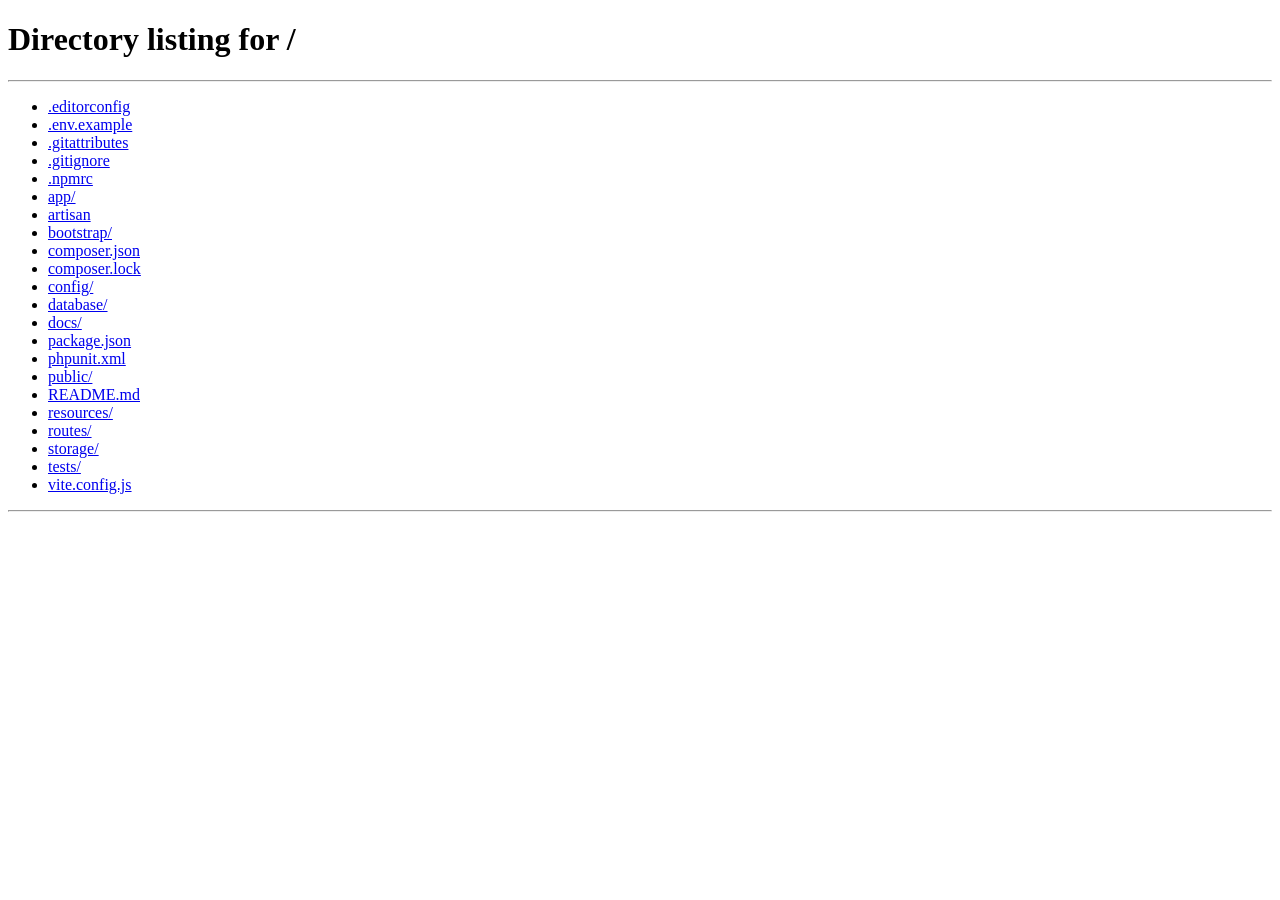
<file: public/qr-order.html>
<!DOCTYPE html>
<html lang="en">
<head>
<meta charset="UTF-8">
<meta http-equiv="refresh" content="0;url=/">
<link rel="canonical" href="/">
<title>Redirecting…</title>
</head>
<body>
<script>location.replace('/');</script>
<p>If you are not redirected automatically, <a href="/">click here to order</a>.</p>
</body>
</html>
</file>
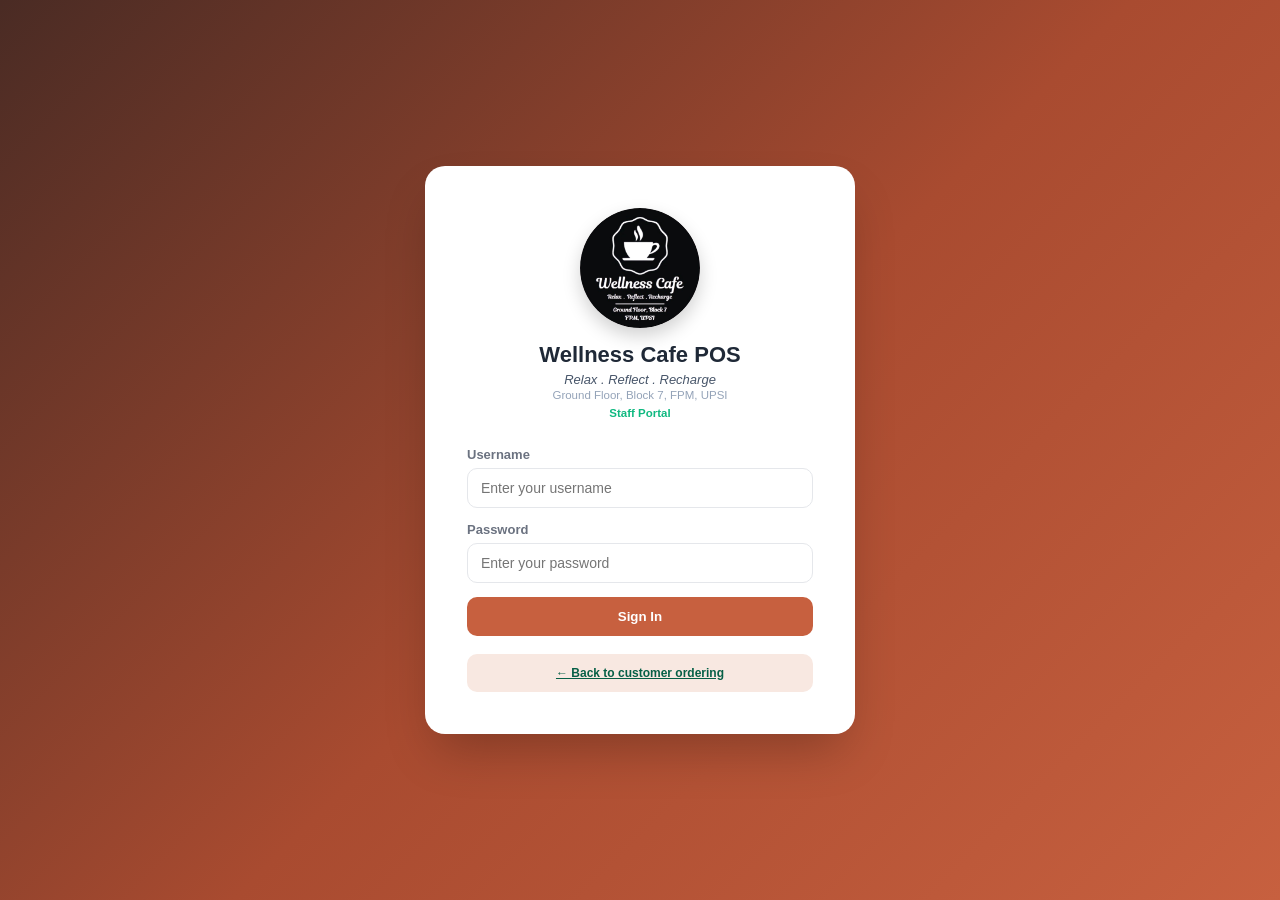
<file: public/staff.html>
<!DOCTYPE html>
<html lang="en">
<head>
<meta charset="UTF-8">
<meta name="viewport" content="width=device-width, initial-scale=1.0">
<title>Wellness Cafe POS - Staff Sign In</title>
<link rel="stylesheet" href="css/styles.css">
</head>
<body>

<div class="login-wrap">
  <div class="login-card">
    <div class="login-brand">
      <img src="img/logo.png" alt="Wellness Cafe"
           style="width:120px;height:120px;border-radius:50%;display:block;margin:0 auto 14px;object-fit:cover;box-shadow:0 8px 18px rgba(0,0,0,.18)"
           onerror="this.outerHTML='<div class=&quot;logo&quot;>☕</div>'">
      <h1>Wellness Cafe POS</h1>
      <p style="font-style:italic;color:#475569">Relax . Reflect . Recharge</p>
      <p style="font-size:11.5px;color:#94a3b8;margin-top:2px">Ground Floor, Block 7, FPM, UPSI</p>
      <p style="font-size:11.5px;color:#10b981;margin-top:6px;font-weight:600">Staff Portal</p>
    </div>

    <div id="alert-box"></div>

    <form id="loginForm">
      <div class="field">
        <label for="username">Username</label>
        <input type="text" id="username" autocomplete="username" required placeholder="Enter your username">
      </div>
      <div class="field">
        <label for="password">Password</label>
        <input type="password" id="password" autocomplete="current-password" required placeholder="Enter your password">
      </div>
      <button type="submit" class="btn-primary" id="signInBtn">Sign In</button>
    </form>

    <div class="login-hint">
      <div style="text-align:center">
        <a href="/" style="color:#065f46;font-weight:600">
          ← Back to customer ordering
        </a>
      </div>
    </div>
  </div>
</div>

<script src="js/api.js"></script>
<script>
// If user already has a valid session, skip the login screen
if (API.isAuthenticated()) {
  API.me()
    .then(() => location.href = 'app.html')
    .catch(() => API.clearSession());
}

const alertBox = document.getElementById('alert-box');
const form     = document.getElementById('loginForm');
const btn      = document.getElementById('signInBtn');

form.addEventListener('submit', async (e) => {
  e.preventDefault();
  alertBox.innerHTML = '';
  btn.disabled = true;
  btn.textContent = 'Signing in...';

  const u = document.getElementById('username').value.trim();
  const p = document.getElementById('password').value;

  try {
    const result = await API.login(u, p);
    API.setSession(result.token, result.user);
    location.href = 'app.html';
  } catch (err) {
    const msg = err.payload?.errors?.username?.[0]
             || err.payload?.message
             || err.message
             || 'Sign-in failed.';
    alertBox.innerHTML = `<div class="alert alert-danger">${msg}</div>`;
    btn.disabled = false;
    btn.textContent = 'Sign In';
  }
});
</script>
</body>
</html>
</file>
<file: public/css/styles.css>
/* ============================================
   Wellness Cafe Integrated POS - Stylesheet
   Theme: Modern, fresh, wellness-inspired
   ============================================ */

:root{
  /* ==========================================
     SHARED SYSTEM COLOURS
  ========================================== */

  --bg:#f6f7f6;
  --surface:#ffffff;
  --surface-alt:#f9fafb;

  --border:#e5e7eb;
  --border-strong:#d1d5db;

  --text:#1f2937;
  --text-soft:#6b7280;
  --text-muted:#9ca3af;

  /* Semantic colours */
  --success:#10b981;
  --success-dark:#059669;
  --success-light:#d1fae5;

  --danger:#ef4444;
  --danger-dark:#dc2626;

  --warn:#f97316;
  --info:#3b82f6;

  /* Existing secondary accent */
  --accent:#f59e0b;
  --accent-dark:#d97706;


  /* ==========================================
     PILLAR 01
     Customer Experience
     POS / Orders / Customers / Promo / Refund
  ========================================== */

  --p1-primary:#C7603F;
  --p1-dark:#A94B30;
  --p1-light:#F8E8E1;

  --p1-sidebar:#5A3027;
  --p1-sidebar-2:#45251F;
  --p1-sidebar-text:#F7E5DE;


  /* ==========================================
     PILLAR 02
     Core Operations
     Kitchen / Inventory / Products / Purchase
  ========================================== */

  --p2-primary:#27688E;
  --p2-dark:#184B68;
  --p2-light:#E4F0F6;

  --p2-sidebar:#173F57;
  --p2-sidebar-2:#102F42;
  --p2-sidebar-text:#DCECF5;


  /* ==========================================
     PILLAR 03
     Business Intelligence / Administration
     Dashboard / Reports / Users / Audit
  ========================================== */

  --p3-primary:#BF921D;
  --p3-dark:#927015;
  --p3-light:#F7EFD8;

  --p3-sidebar:#51421C;
  --p3-sidebar-2:#3E3216;
  --p3-sidebar-text:#F6EDD1;


  /* ==========================================
     DEFAULT THEME
     Used before a route is selected
  ========================================== */

  --primary:var(--p1-primary);
  --primary-dark:var(--p1-dark);
  --primary-light:var(--p1-light);

  --sidebar-bg:var(--p1-sidebar);
  --sidebar-bg-2:var(--p1-sidebar-2);
  --sidebar-text:var(--p1-sidebar-text);
  --sidebar-active:var(--p1-primary);

  --shadow:
    0 1px 3px rgba(0,0,0,.08),
    0 1px 2px rgba(0,0,0,.04);

  --shadow-lg:
    0 10px 25px -5px rgba(0,0,0,.10),
    0 8px 10px -6px rgba(0,0,0,.05);

  --radius:10px;
  --radius-lg:14px;
}


/* ==========================================
   ROUTE THEME — PILLAR 01
========================================== */

body[data-theme="p1"]{
  --primary:var(--p1-primary);
  --primary-dark:var(--p1-dark);
  --primary-light:var(--p1-light);

  --sidebar-bg:var(--p1-sidebar);
  --sidebar-bg-2:var(--p1-sidebar-2);
  --sidebar-text:var(--p1-sidebar-text);
  --sidebar-active:var(--p1-primary);
}


/* ==========================================
   ROUTE THEME — PILLAR 02
========================================== */

body[data-theme="p2"]{
  --primary:var(--p2-primary);
  --primary-dark:var(--p2-dark);
  --primary-light:var(--p2-light);

  --sidebar-bg:var(--p2-sidebar);
  --sidebar-bg-2:var(--p2-sidebar-2);
  --sidebar-text:var(--p2-sidebar-text);
  --sidebar-active:var(--p2-primary);
}


/* ==========================================
   ROUTE THEME — PILLAR 03
========================================== */

body[data-theme="p3"]{
  --primary:var(--p3-primary);
  --primary-dark:var(--p3-dark);
  --primary-light:var(--p3-light);

  --sidebar-bg:var(--p3-sidebar);
  --sidebar-bg-2:var(--p3-sidebar-2);
  --sidebar-text:var(--p3-sidebar-text);
  --sidebar-active:var(--p3-primary);
}

*{box-sizing:border-box;margin:0;padding:0}
html,body{height:100%}
body{
  font-family:'Inter','Segoe UI',-apple-system,BlinkMacSystemFont,sans-serif;
  background:var(--bg);
  color:var(--text);
  font-size:14px;
  -webkit-font-smoothing:antialiased;
}
button{font-family:inherit;cursor:pointer;border:none;background:none}
input,select,textarea{font-family:inherit;font-size:14px}

/* ===== Login Screen ===== */
.login-wrap{
  min-height:100vh;
  background:
    linear-gradient(
      135deg,
      #4A2B24 0%,
      #A94B30 52%,
      #C7603F 100%
    );
  display:flex;align-items:center;justify-content:center;
  padding:20px;
}
.login-card{
  background:#fff;border-radius:20px;
  box-shadow:0 25px 50px -12px rgba(0,0,0,.25);
  padding:42px;width:100%;max-width:430px;
}
.login-brand{text-align:center;margin-bottom:28px}
.login-brand .logo{
  width:84px;height:84px;border-radius:50%;
  background:linear-gradient(135deg, var(--primary), var(--primary-dark));
  display:flex;align-items:center;justify-content:center;font-size:42px;color:#fff;
  margin:0 auto 14px;box-shadow:0 8px 18px rgba(199,96,63,.30);
}
.login-brand h1{font-size:22px;color:var(--text)}
.login-brand p{color:var(--text-soft);margin-top:4px;font-size:13px}
.field{margin-bottom:14px}
.field label{display:block;margin-bottom:6px;font-weight:600;font-size:13px;color:var(--text-soft)}
.field input,.field select,.field textarea{
  width:100%;padding:11px 13px;border:1.5px solid var(--border);
  border-radius:var(--radius);background:#fff;transition:.15s;
}
.field input:focus,
.field select:focus,
.field textarea:focus{
  outline:none;
  border-color:var(--primary);
  box-shadow:0 0 0 3px color-mix(
    in srgb,
    var(--primary) 15%,
    transparent
  );
}
.btn-primary{
  width:100%;padding:12px;background:var(--primary);color:#fff;
  border-radius:var(--radius);font-weight:600;transition:.15s;
}
.btn-primary:hover{background:var(--primary-dark)}
.btn-primary:disabled{background:#9ca3af;cursor:not-allowed}
.login-hint{margin-top:18px;padding:12px;background:var(--primary-light);border-radius:var(--radius);font-size:12px;color:var(--primary-dark)}
.login-hint b{display:block;margin-bottom:6px}
.login-hint code{background:#fff;padding:1px 6px;border-radius:4px;color:var(--primary-dark);;font-size:11.5px}

/* ===== App shell ===== */
.app-shell{display:flex;min-height:100vh}
.sidebar{
  width:240px;background:linear-gradient(180deg,var(--sidebar-bg),var(--sidebar-bg-2));
  color:var(--sidebar-text);padding:18px 12px;flex-shrink:0;
  display:flex;flex-direction:column;
}
.brand-row{display:flex;align-items:center;gap:10px;padding:6px 8px 18px}
.brand-row .icon{
  width:42px;
  height:42px;
  border-radius:50%;

  background:
    linear-gradient(
      135deg,
      var(--primary),
      var(--primary-dark)
    );

  display:flex;
  align-items:center;
  justify-content:center;

  font-size:22px;
}
.brand-row .text{font-weight:700;font-size:15px;color:#fff;line-height:1.1}
.brand-row .text small{display:block;font-weight:400;font-size:10.5px;color:#E9C4B6;margin-top:2px}
.nav-list{list-style:none;flex:1;overflow-y:auto}
.nav-list li{margin-bottom:2px}
.nav-link{
  display:flex;align-items:center;gap:10px;padding:10px 12px;
  border-radius:8px;color:var(--sidebar-text);font-weight:500;font-size:13.5px;
  cursor:pointer;width:100%;text-align:left;
  transition:.15s;
}
.nav-link:hover{background:rgba(255,255,255,.07);color:#fff}
.nav-link.active{background:var(--sidebar-active);color:#fff;font-weight:600}
.nav-link .ico{font-size:17px;width:22px;text-align:center}
.nav-section{font-size:10px;text-transform:uppercase;letter-spacing:1.5px;color:#DFAE9D;padding:14px 12px 6px;font-weight:700}
.sidebar-footer{border-top:1px solid rgba(255,255,255,.1);padding-top:12px;margin-top:8px}
.user-card{
  display:flex;align-items:center;gap:10px;padding:8px;border-radius:8px;
  background:rgba(255,255,255,.06);margin-bottom:8px;
}
.user-card .avatar{
  width:34px;
  height:34px;
  border-radius:50%;
  background:var(--primary);
  display:flex;
  align-items:center;
  justify-content:center;
  color:#fff;
  font-weight:700;
}
.user-card .info{flex:1;min-width:0}
.user-card .info b{display:block;color:#fff;font-size:12.5px;white-space:nowrap;overflow:hidden;text-overflow:ellipsis}
.user-card .info small{color:#E9C4B6;font-size:10.5px}
.btn-logout{padding:8px;border-radius:6px;color:#fca5a5;font-size:12px;width:100%;text-align:left;font-weight:500}
.btn-logout:hover{background:rgba(239,68,68,.15)}

/* ===== Main content ===== */
.main{flex:1;display:flex;flex-direction:column;min-width:0}
.topbar{
  background:#fff;border-bottom:1px solid var(--border);
  padding:12px 24px;display:flex;align-items:center;gap:18px;
  box-shadow:var(--shadow);position:sticky;top:0;z-index:50;
}
.page-title{flex:1}
.page-title h2{font-size:18px;font-weight:700;color:var(--text)}
.page-title small{color:var(--text-soft);font-size:12px}
.topbar .clock{
  background:var(--primary-light);color:var(--primary-dark);
  padding:6px 12px;border-radius:8px;font-weight:600;font-size:13px;
}

.content{flex:1;padding:22px 24px;overflow:auto}

/* ===== Cards ===== */
.card{background:var(--surface);border-radius:var(--radius-lg);box-shadow:var(--shadow);padding:18px;margin-bottom:18px}
.card-header{display:flex;align-items:center;justify-content:space-between;margin-bottom:14px}
.card-header h3{font-size:15px;font-weight:700}
.card-header small{color:var(--text-soft);font-size:12px}
.section-title{font-size:13px;font-weight:700;color:var(--text-soft);text-transform:uppercase;letter-spacing:.5px;margin-bottom:10px}

/* ===== KPI cards ===== */
.kpi-grid{display:grid;grid-template-columns:repeat(auto-fit,minmax(220px,1fr));gap:16px;margin-bottom:20px}
.kpi{background:#fff;border-radius:var(--radius-lg);padding:18px;box-shadow:var(--shadow);position:relative;overflow:hidden}
.kpi::before{content:"";position:absolute;left:0;top:0;bottom:0;width:4px;background:var(--primary)}
.kpi.amber::before{background:var(--accent)}
.kpi.blue::before{background:var(--info)}
.kpi.rose::before{background:#ec4899}
.kpi .label{color:var(--text-soft);font-size:12px;font-weight:600;text-transform:uppercase;letter-spacing:.5px}
.kpi .value{font-size:26px;font-weight:700;margin:6px 0 4px;color:var(--text)}
.kpi .delta{font-size:11.5px;font-weight:600;color:var(--primary-dark)}
.kpi .delta.neg{color:var(--danger)}

/* ===== Grids & tables ===== */
.grid-2{display:grid;grid-template-columns:1fr 1fr;gap:18px}
.grid-3{display:grid;grid-template-columns:repeat(3,1fr);gap:18px}
@media(max-width:1100px){.grid-2,.grid-3{grid-template-columns:1fr}}

table.data{
  width:100%;border-collapse:collapse;background:#fff;border-radius:var(--radius);overflow:hidden;
  font-size:13px;
}
table.data th{
  text-align:left;padding:10px 12px;background:#f3f4f6;
  font-weight:700;font-size:11.5px;text-transform:uppercase;letter-spacing:.3px;color:var(--text-soft);
  border-bottom:1px solid var(--border);
}
table.data td{padding:10px 12px;border-bottom:1px solid var(--border)}
table.data tr:last-child td{border-bottom:none}
table.data tr:hover{background:#f9fafb}

.badge{display:inline-flex;align-items:center;padding:2px 10px;border-radius:999px;font-size:11px;font-weight:600}
.badge-success{background:#d1fae5;color:#065f46}
.badge-warn{background:#fef3c7;color:#92400e}
.badge-danger{background:#fee2e2;color:#991b1b}
.badge-info{background:#dbeafe;color:#1e40af}
.badge-purple{background:#ede9fe;color:#5b21b6}
.badge-gold{background:#fef3c7;color:#a16207}
.badge-platinum{background:#e0e7ff;color:#3730a3}
.badge-silver{background:#f3f4f6;color:#4b5563}
.badge-bronze{background:#fde68a;color:#92400e}
.badge-none{background:#f3f4f6;color:#9ca3af}

/* ===== Buttons ===== */
.btn{
  display:inline-flex;align-items:center;gap:6px;padding:8px 14px;
  border-radius:var(--radius);font-weight:600;font-size:13px;transition:.15s;
  background:#fff;border:1.5px solid var(--border);color:var(--text);
}
.btn:hover{background:var(--surface-alt);border-color:var(--border-strong)}
.btn.primary{background:var(--primary);color:#fff;border-color:var(--primary)}
.btn.primary:hover{background:var(--primary-dark);border-color:var(--primary-dark)}
.btn.danger{background:var(--danger);color:#fff;border-color:var(--danger)}
.btn.danger:hover{background:var(--danger-dark);border-color:var(--danger-dark)}
.btn.amber{background:var(--accent);color:#fff;border-color:var(--accent)}
.btn.amber:hover{background:var(--accent-dark);border-color:var(--accent-dark)}
.btn.sm{padding:5px 10px;font-size:12px}
.btn.lg{padding:11px 18px;font-size:14px}
.btn.block{width:100%;justify-content:center}
.btn-icon{padding:6px 8px;border-radius:6px;color:var(--text-soft)}
.btn-icon:hover{background:var(--surface-alt);color:var(--text)}

/* ============================================
   RESPONSIVE STAFF APP SHELL
   Desktop / Tablet / Mobile Navigation
   ============================================ */

.mobile-menu-btn{
  width:40px;
  height:40px;

  flex-shrink:0;

  display:flex;
  flex-direction:column;
  align-items:center;
  justify-content:center;

  gap:4px;

  border:1px solid var(--border);
  border-radius:10px;

  background:#fff;

  box-shadow:
    0 1px 2px
    rgba(0,0,0,.04);
}

.mobile-menu-btn span{
  display:block;

  width:18px;
  height:2px;

  border-radius:999px;

  background:#374151;
}

.mobile-menu-btn:hover{
  background:#f3f4f6;
}

.sidebar-close{
  display:none;
}

.sidebar-backdrop{
  display:none;
}


/* Desktop / laptop / landscape tablet sidebar collapse */
@media(min-width:901px){

  .sidebar{
    width:240px;

    transition:
      width .22s ease,
      padding .22s ease;

    overflow:hidden;
  }

  body.sidebar-collapsed .sidebar{
    width:0;
    padding-left:0;
    padding-right:0;
  }

  body.sidebar-collapsed .sidebar > *{
    visibility:hidden;
  }
}


/* --------------------------------------------
   TABLET / MOBILE APP SHELL
--------------------------------------------- */
@media(max-width:900px){

  body.sidebar-open{
    overflow:hidden;
  }

  .app-shell{
    width:100%;
    min-height:100vh;
  }

  /*
   * Sidebar becomes an off-canvas drawer.
   * It no longer consumes screen width.
   */
  .sidebar{
    position:fixed;
    top:0;
    left:0;
    bottom:0;

    width:270px;
    max-width:85vw;

    z-index:1000;

    transform:translateX(-100%);
    transition:transform .25s ease;

    box-shadow:
      10px 0 30px
      rgba(0,0,0,.18);

    overflow:hidden;
  }

  .sidebar.mobile-open{
    transform:translateX(0);
  }

  /*
   * Make sidebar navigation itself scroll
   * when there are many menu items.
   */
  .nav-list{
    overflow-y:auto;
    min-height:0;
  }

  /*
   * Dark overlay behind sidebar.
   */
  .sidebar-backdrop{
    display:block;

    position:fixed;
    inset:0;

    z-index:999;

    background:
      rgba(15,23,42,.48);

    opacity:0;
    visibility:hidden;

    transition:
      opacity .2s ease,
      visibility .2s ease;
  }

  .sidebar-backdrop.show{
    opacity:1;
    visibility:visible;
  }


  /* ------------------------------------------
     MAIN AREA
  ------------------------------------------- */

  .main{
    width:100%;
    min-width:0;
  }


  /* ------------------------------------------
     TOPBAR
  ------------------------------------------- */

  .topbar{
    padding:10px 14px;
    gap:11px;
    min-height:64px;
  }

  .mobile-menu-btn{
    width:40px;
    height:40px;

    flex-shrink:0;

    display:flex;
    flex-direction:column;
    align-items:center;
    justify-content:center;

    gap:4px;

    border:1px solid var(--border);
    border-radius:10px;

    background:#fff;

    box-shadow:
      0 1px 2px
      rgba(0,0,0,.04);
  }

  .mobile-menu-btn span{
    display:block;

    width:18px;
    height:2px;

    border-radius:999px;

    background:#374151;
  }

  .mobile-menu-btn:active{
    background:#f3f4f6;
  }


  /* ------------------------------------------
     SIDEBAR CLOSE
  ------------------------------------------- */

  .sidebar .brand-row{
    position:relative;
    padding-right:42px;
  }

  .sidebar-close{
    display:flex;

    position:absolute;
    top:8px;
    right:4px;

    width:34px;
    height:34px;

    align-items:center;
    justify-content:center;

    border-radius:8px;

    color:#d1fae5;

    font-size:27px;
    line-height:1;

    background:
      rgba(255,255,255,.08);
  }

  .sidebar-close:hover{
    background:
      rgba(255,255,255,.14);

    color:#fff;
  }


  /* ------------------------------------------
     CONTENT
  ------------------------------------------- */

  .content{
    width:100%;
    padding:16px;
    overflow:visible;
  }
}


/* ============================================
   PHONE
   ============================================ */

@media(max-width:600px){

  .topbar{
    padding:9px 10px;
  }

  .mobile-menu-btn{
    width:38px;
    height:38px;
  }

  .page-title{
    min-width:0;
  }

  .page-title h2{
    font-size:15px;

    white-space:nowrap;
    overflow:hidden;
    text-overflow:ellipsis;
  }

  .page-title small{
    display:none;
  }

  .topbar .clock{
    padding:6px 8px;
    font-size:10.5px;

    white-space:nowrap;
  }

  .content{
    padding:10px;
  }

  .sidebar{
    width:270px;
    max-width:88vw;
  }
}

/* ===== POS Screen ===== */
.pos-shell{
  display:grid;
  grid-template-columns:minmax(0,1fr) 390px;
  gap:18px;
  height:calc(100vh - 92px);
  min-height:620px;
}


/* --------------------------------------------
   LEFT SIDE: MENU
--------------------------------------------- */
.pos-menu-panel{
  background:var(--surface);
  border:1px solid var(--border);
  border-radius:18px;
  box-shadow:var(--shadow);
  display:flex;
  flex-direction:column;
  min-width:0;
  overflow:hidden;
}

.pos-section-header{
  display:flex;
  align-items:center;
  justify-content:space-between;
  gap:20px;
  padding:20px 22px 16px;
}

.pos-section-header h2{
  font-size:22px;
  line-height:1.2;
  margin:3px 0 4px;
  color:var(--text);
}

.pos-section-header p{
  color:var(--text-soft);
  font-size:12.5px;
}

.pos-eyebrow{
  display:block;
  font-size:10px;
  font-weight:800;
  letter-spacing:1.3px;
  color:var(--primary-dark);
}

.pos-ready-status{
  display:inline-flex;
  align-items:center;
  gap:7px;
  padding:7px 11px;
  border-radius:999px;
  background:#ecfdf5;
  color:#047857;
  border:1px solid #a7f3d0;
  font-size:11.5px;
  font-weight:700;
  flex-shrink:0;
}

.pos-status-dot{
  width:8px;
  height:8px;
  border-radius:50%;
  background:#10b981;
  box-shadow:0 0 0 4px rgba(16,185,129,.13);
}

/* --------------------------------------------
   POS MENU SEARCH
--------------------------------------------- */

.pos-menu-tools{
  padding:
    0 22px 12px;
}

.pos-search-wrap{
  position:relative;

  display:flex;
  align-items:center;

  width:100%;
}

.pos-search-icon{
  position:absolute;

  left:13px;

  top:50%;
  transform:
    translateY(-50%);

  color:#9ca3af;

  font-size:18px;

  pointer-events:none;
}

.pos-product-search{
  width:100%;
  height:42px;

  padding:
    0 42px
    0 40px;

  border:
    1px solid
    var(--border);

  border-radius:11px;

  background:#fafafa;

  color:
    var(--text);

  font-size:12.5px;

  outline:none;

  transition:
    border-color .15s ease,
    box-shadow .15s ease,
    background .15s ease;
}

.pos-product-search::placeholder{
  color:#9ca3af;
}

.pos-product-search:focus{
  background:#fff;
  border-color:var(--primary);

  box-shadow:
    0 0 0 3px
    color-mix(
      in srgb,
      var(--primary) 12%,
      transparent
    );
}

.pos-product-search::-webkit-search-cancel-button{
  display:none;
}

.pos-search-clear{
  position:absolute;

  right:7px;

  top:50%;
  transform:
    translateY(-50%);

  width:29px;
  height:29px;

  display:none;

  align-items:center;
  justify-content:center;

  border-radius:8px;

  color:#6b7280;

  font-size:19px;

  line-height:1;
}

.pos-search-clear.show{
  display:flex;
}

.pos-search-clear:hover{
  background:#f3f4f6;
  color:#111827;
}


/* Empty search/category result */

.pos-no-products{
  grid-column:
    1 / -1;

  min-height:260px;

  display:flex;
  flex-direction:column;

  align-items:center;
  justify-content:center;

  text-align:center;

  padding:30px;

  color:
    var(--text-soft);
}

.pos-no-products-icon{
  margin-bottom:10px;

  font-size:42px;

  opacity:.45;
}

.pos-no-products b{
  margin-bottom:5px;

  color:#374151;

  font-size:14px;
}

.pos-no-products small{
  font-size:11.5px;
}

/* --------------------------------------------
   CATEGORY BAR
--------------------------------------------- */
.pos-category-wrapper{
  padding:0 22px;
}

.category-bar{
  display:flex;
  gap:8px;
  overflow-x:auto;
  padding:4px 0 14px;
  border-bottom:1px solid var(--border);
  margin-bottom:0;
  scrollbar-width:thin;
}

.cat-btn{
  flex-shrink:0;
  min-height:42px;
  padding:9px 15px;
  border-radius:999px;
  background:#f7f7f6;
  color:#4b5563;
  border:1px solid #e5e7eb;
  font-weight:700;
  font-size:12.5px;
  display:flex;
  align-items:center;
  gap:7px;
  transition:
    background .15s ease,
    color .15s ease,
    border-color .15s ease,
    transform .15s ease;
}

.cat-btn:hover:not(.active){
  background:#f3f4f6;
  border-color:#d1d5db;
  transform:translateY(-1px);
}

.cat-btn.active{
  background:var(--primary);
  border-color:var(--primary);
  color:#fff;

  box-shadow:
    0 5px 14px
    color-mix(
      in srgb,
      var(--primary) 24%,
      transparent
    );
}

.cat-icon{
  font-size:15px;
}


/* --------------------------------------------
   PRODUCT GRID
--------------------------------------------- */
.product-grid{
  flex:1;
  display:grid;
  grid-template-columns:repeat(4,minmax(0,1fr));
  grid-auto-rows:max-content;
  gap:14px;
  overflow-y:auto;
  align-content:start;
  align-items:start;
  padding:18px 22px 22px;
}

.product-card{
  appearance:none;
  width:100%;
  min-width:0;
  height:auto;
  align-self:start;
  padding:0;
  background:#fff;
  border:1px solid var(--border);
  border-radius:16px;
  text-align:left;
  overflow:hidden;
  cursor:pointer;

  transition:
    border-color .18s ease,
    transform .18s ease,
    box-shadow .18s ease;
}

.product-card:hover{
  border-color:#c7c9c7;
  transform:translateY(-3px);
  box-shadow:0 8px 22px rgba(15,23,42,.09);
}

.product-card:active{
  transform:translateY(-1px) scale(.99);
}

.product-card.unavail{
  opacity:.48;
  cursor:not-allowed;
  filter:grayscale(.35);
}

.product-card.unavail:hover{
  transform:none;
  box-shadow:none;
  border-color:var(--border);
}

.product-visual{
  position:relative;
  height:125px;
  overflow:hidden;
  display:flex;
  align-items:center;
  justify-content:center;

  background:
    linear-gradient(
      145deg,
      #f7f7f5,
      #efefec
    );
}

.product-image{
  width:100%;
  height:100%;
  object-fit:cover;
  display:block;
}

.product-emoji{
  font-size:50px;
  line-height:1;
}

.product-sold-out{
  position:absolute;
  left:10px;
  top:10px;
  padding:5px 8px;
  border-radius:999px;
  background:rgba(31,41,55,.85);
  color:#fff;
  font-size:9.5px;
  font-weight:800;
  text-transform:uppercase;
  letter-spacing:.6px;
}

.product-details{
  display:flex;
  align-items:flex-end;
  gap:10px;
  padding:12px;
  min-height:88px;
}

.product-info{
  flex:1;
  min-width:0;
}

.product-card .name{
  display:-webkit-box;

  min-height:34px;
  margin:0 0 7px;

  font-size:13px;
  line-height:1.3;
  font-weight:700;

  color:#1f2937;

  white-space:normal;

  overflow:hidden;
  text-overflow:ellipsis;

  -webkit-box-orient:vertical;
  -webkit-line-clamp:2;
  line-clamp:2;

  overflow-wrap:break-word;
}

.product-card .price{
  display:block;
  font-size:13.5px;
  font-weight:800;
  color:var(--primary-dark);
}

.product-add{
  width:30px;
  height:30px;
  flex-shrink:0;
  border-radius:50%;
  display:flex;
  align-items:center;
  justify-content:center;
  background:var(--primary);
  color:#fff;
  font-size:20px;
  font-weight:500;
  line-height:1;
  box-shadow:
    0 4px 10px
    color-mix(
      in srgb,
      var(--primary) 25%,
      transparent
    );
}


/* --------------------------------------------
   RIGHT SIDE: ORDER PANEL
--------------------------------------------- */
.pos-order-panel{
  background:#fff;
  border:1px solid var(--border);
  border-radius:18px;
  box-shadow:var(--shadow);
  display:flex;
  flex-direction:column;
  min-width:0;
  overflow:hidden;
}

.pos-order-header{
  padding:18px 18px 15px;
  display:flex;
  align-items:center;
  justify-content:space-between;
  gap:12px;
  border-bottom:1px solid var(--border);
}

.pos-order-header h2{
  font-size:18px;
  line-height:1.2;
  margin-top:3px;
}

.pos-clear-btn{
  display:inline-flex;
  align-items:center;
  justify-content:center;
  gap:6px;
  height:34px;
  padding:0 10px;
  border-radius:9px;
  color:#b91c1c;
  background:#fff5f5;
  border:1px solid #fecaca;
  font-size:11.5px;
  font-weight:700;
  transition:.15s;
}

.pos-clear-btn:hover{
  background:#fee2e2;
  border-color:#fca5a5;
}


/* --------------------------------------------
   CUSTOMER / CHANNEL / TABLE
--------------------------------------------- */
.pos-order-meta{
  padding:14px 16px;
  background:#fafafa;
  border-bottom:1px solid var(--border);
}

.pos-field{
  min-width:0;
}

.pos-field-full{
  margin-bottom:10px;
}

.pos-field label{
  display:block;
  margin-bottom:5px;
  color:var(--text-soft);
  font-size:10.5px;
  font-weight:800;
  text-transform:uppercase;
  letter-spacing:.45px;
}

.pos-field select,
.pos-field input{
  width:100%;
  height:38px;
  padding:0 10px;
  border:1px solid var(--border);
  border-radius:9px;
  background:#fff;
  color:var(--text);
  font-size:12px;
  outline:none;
  transition:.15s;
}

.pos-field select:focus,
.pos-field input:focus{
  border-color:var(--primary);

  box-shadow:
    0 0 0 3px
    color-mix(
      in srgb,
      var(--primary) 12%,
      transparent
    );
}

.pos-meta-grid{
  display:grid;
  grid-template-columns:1fr 1fr;
  gap:9px;
}


/* --------------------------------------------
   CART ITEMS
--------------------------------------------- */
.pos-cart-section{
  flex:1;
  display:flex;
  flex-direction:column;
  min-height:0;
}

.pos-cart-section-title{
  display:flex;
  align-items:center;
  justify-content:space-between;
  padding:13px 16px 8px;
  color:#374151;
  font-size:11.5px;
  font-weight:800;
  text-transform:uppercase;
  letter-spacing:.4px;
}

.pos-cart-count{
  background:#f3f4f6;
  color:#6b7280;
  padding:4px 8px;
  border-radius:999px;
  font-size:10px;
  font-weight:700;
  text-transform:none;
  letter-spacing:0;
}

.cart-items{
  flex:1;
  overflow-y:auto;
  padding:4px 10px 10px;
}

.cart-item{
  display:flex;
  align-items:center;
  gap:10px;
  padding:11px 8px;
  border-bottom:1px solid #f0f0ee;
  margin:0;
  border-radius:0;
}

.cart-item:hover{
  background:#fafaf9;
}

.cart-item:last-child{
  border-bottom:none;
}

.cart-item .info{
  flex:1;
  min-width:0;
}

.cart-item .info b{
  display:block;
  margin-bottom:3px;
  color:#1f2937;
  font-size:12.5px;
  white-space:nowrap;
  overflow:hidden;
  text-overflow:ellipsis;
}

.cart-item .info small{
  display:block;
  color:var(--text-soft);
  font-size:10.5px;
}

.cart-item .info strong{
  display:block;
  margin-top:4px;
  color:#111827;
  font-size:12px;
}

.qty-ctrl{
  display:flex;
  align-items:center;
  gap:4px;
  flex-shrink:0;
}

.qty-ctrl button{
  width:27px;
  height:27px;
  border-radius:7px;
  background:#f8fafc;
  color:#374151;
  border:1px solid var(--border);
  font-size:14px;
  font-weight:700;
  transition:.15s;
}

.qty-ctrl button:hover{
  background:#f3f4f6;
  border-color:#cfd3d8;
}

.qty-ctrl span{
  min-width:25px;
  text-align:center;
  font-size:12px;
  font-weight:700;
}

.qty-ctrl .cart-remove{
  margin-left:4px;
  background:#fff1f2;
  border-color:#fecdd3;
  color:#be123c;
}

.qty-ctrl .cart-remove:hover{
  background:#ffe4e6;
  border-color:#fda4af;
}

.cart-empty{
  flex:1;
  min-height:190px;
  padding:35px 20px;
  display:flex;
  flex-direction:column;
  align-items:center;
  justify-content:center;
  text-align:center;
  color:var(--text-soft);
}

.cart-empty .emoji{
  display:block;
  margin-bottom:10px;
  font-size:42px;
  opacity:.35;
}

.cart-empty b{
  display:block;
  color:#4b5563;
  font-size:13px;
  margin-bottom:4px;
}

.cart-empty small{
  max-width:200px;
  line-height:1.4;
  font-size:11px;
}


/* --------------------------------------------
   ORDER SUMMARY
--------------------------------------------- */
.pos-order-summary{
  padding:14px 16px 12px;
  border-top:1px solid var(--border);
  background:#fafafa;
}

.sum-line{
  display:flex;
  align-items:center;
  justify-content:space-between;
  gap:15px;
  margin-bottom:7px;
  color:#6b7280;
  font-size:12px;
}

.discount-line{
  color:#059669;
}

.sum-line.total{
  margin-top:10px;
  margin-bottom:0;
  padding-top:12px;
  border-top:1px dashed #d1d5db;
  color:#111827;
  font-size:19px;
  font-weight:800;
}


/* --------------------------------------------
   ORDER ACTIONS
--------------------------------------------- */
.pos-order-actions{
  display:grid;
  grid-template-columns:105px 1fr;
  gap:8px;
  padding:12px 14px 14px;
  border-top:1px solid var(--border);
  background:#fff;
}

.pos-park-btn{
  width:100%;
  justify-content:center;
  min-height:45px;
  background:#fff;
  color:#4b5563;
}

.pos-pay-btn{
  width:100%;
  min-height:45px;
  justify-content:center;
  border-radius:10px;
  font-size:13px;
  font-weight:800;
}


/* --------------------------------------------
   POS SCROLLBARS
--------------------------------------------- */
.product-grid::-webkit-scrollbar,
.cart-items::-webkit-scrollbar,
.category-bar::-webkit-scrollbar{
  width:7px;
  height:7px;
}

.product-grid::-webkit-scrollbar-thumb,
.cart-items::-webkit-scrollbar-thumb,
.category-bar::-webkit-scrollbar-thumb{
  background:#d1d5db;
  border-radius:999px;
}

.product-grid::-webkit-scrollbar-track,
.cart-items::-webkit-scrollbar-track,
.category-bar::-webkit-scrollbar-track{
  background:transparent;
}


/* --------------------------------------------
   TABLET
--------------------------------------------- */
@media(max-width:1200px){
  .pos-shell{
    grid-template-columns:minmax(0,1fr) 340px;
  }

  .product-grid{
    grid-template-columns:repeat(3,minmax(0,1fr));
  }

  .product-visual{
    height:115px;
  }
}


/* --------------------------------------------
   SMALL TABLET
--------------------------------------------- */
@media(max-width:900px){
  .pos-shell{
    grid-template-columns:1fr;
    height:auto;
    min-height:0;
  }

  .pos-menu-panel{
    min-height:540px;
  }

  .pos-order-panel{
    min-height:500px;
  }

  .pos-cart-section{
    min-height:220px;
  }

  .product-grid{
    max-height:520px;
  }
}

/* --------------------------------------------
   MOBILE POS STICKY CART
--------------------------------------------- */

.pos-mobile-bar{
  display:none;
}

/* --------------------------------------------
   MOBILE
--------------------------------------------- */
@media(max-width:600px){

  /*
   * Let the whole POS page scroll naturally.
   * Do not create a separate scroll area
   * inside the product menu.
   */
  .pos-shell{
    height:auto;
    min-height:0;
    gap:12px;
  }

  .pos-menu-panel{
    min-height:0;
    height:auto;
  }

  .pos-order-panel{
    min-height:0;
    height:auto;
  }

  .pos-section-header{
    padding:16px;
  }

  .pos-section-header h2{
    font-size:19px;
  }

  .pos-section-header p{
    display:none;
  }

  .pos-ready-status{
    padding:6px 9px;
    font-size:10px;
  }

  .pos-category-wrapper{
    padding:0 16px;
  }

  /*
   * Phone product grid:
   * 2 cards per row.
   *
   * Important:
   * max-height:none removes the internal
   * product-list scrollbar.
   */
  .product-grid{
    grid-template-columns:
      repeat(2,minmax(0,1fr));

    gap:10px;

    padding:
      14px 16px 18px;

    max-height:none;
    height:auto;

    overflow-y:visible;

    flex:none;
    align-content:start;
  }

  .product-visual{
    height:110px;
  }

  .product-details{
    padding:10px;
  }

  .product-card .name{
    font-size:12px;
  }

  .product-card .price{
    font-size:12.5px;
  }

  .product-add{
    width:28px;
    height:28px;
  }

  .pos-meta-grid{
    grid-template-columns:1fr;
  }

  /*
   * Allow cart section to grow naturally
   * instead of forcing a fixed area.
   */
  .pos-cart-section{
    min-height:0;
  }

  .cart-items{
    overflow-y:visible;
  }

  .pos-order-actions{
    grid-template-columns:1fr;
  }

  .pos-park-btn,
  .pos-pay-btn{
    min-height:48px;
  }

  /* ------------------------------------------
     MOBILE STICKY CART / PAYMENT BAR
  ------------------------------------------- */

  .pos-shell{
    padding-bottom:
      calc(
        88px +
        env(safe-area-inset-bottom)
      );
  }

  .pos-mobile-bar{
    position:fixed;

    left:10px;
    right:10px;

    bottom:
      calc(
        10px +
        env(safe-area-inset-bottom)
      );

    z-index:80;

    display:none;
    align-items:stretch;

    padding:7px;

    background:#fff;

    border:
      1px solid
      rgba(0,0,0,.08);

    border-radius:16px;

    box-shadow:
      0 10px 35px
      rgba(15,23,42,.20);

    gap:7px;
  }

  .pos-mobile-bar.show{
    display:flex;
  }

  .pos-mobile-cart-info{
    flex:1;
    min-width:0;

    display:flex;
    align-items:center;

    gap:10px;

    padding:5px 7px;

    text-align:left;

    border-radius:11px;

    background:transparent;
  }

  .pos-mobile-cart-info:active{
    background:#f3f4f6;
  }

  .pos-mobile-cart-icon{
    width:38px;
    height:38px;

    flex-shrink:0;

    display:flex;
    align-items:center;
    justify-content:center;

    border-radius:11px;

    background:
      var(--primary-light);

    font-size:18px;
  }

  .pos-mobile-cart-text{
    min-width:0;

    display:flex;
    flex-direction:column;
  }

  .pos-mobile-cart-text b{
    color:#111827;

    font-size:13px;
    line-height:1.2;
  }

  .pos-mobile-cart-text small{
    margin-top:3px;

    color:
      var(--text-soft);

    font-size:10.5px;
  }

  .pos-mobile-pay{
    min-width:128px;

    padding:8px 13px;

    display:flex;
    flex-direction:column;

    align-items:flex-end;
    justify-content:center;

    border-radius:11px;

    background:
      var(--primary);

    color:#fff;

    box-shadow:
      0 5px 14px
      color-mix(
        in srgb,
        var(--primary) 28%,
        transparent
      );
  }

  .pos-mobile-pay:active{
    background:
      var(--primary-dark);

    transform:
      scale(.98);
  }

  .pos-mobile-pay span{
    font-size:13px;
    font-weight:800;
  }

  .pos-mobile-pay strong{
    margin-top:2px;

    font-size:10.5px;
    font-weight:600;

    opacity:.9;
  }

  .pos-menu-tools{
    padding:
      0 16px 10px;
  }

  .pos-product-search{
    height:40px;
  }
}

/* ===== Modal ===== */
.modal-backdrop{
  position:fixed;inset:0;background:rgba(0,0,0,.5);backdrop-filter:blur(4px);
  z-index:200;display:flex;align-items:center;justify-content:center;padding:20px;
}
.modal{background:#fff;border-radius:var(--radius-lg);max-width:560px;width:100%;max-height:90vh;overflow-y:auto;box-shadow:var(--shadow-lg)}
.modal.lg{max-width:760px}
.modal.xl{max-width:980px}
.modal-head{padding:18px 20px;border-bottom:1px solid var(--border);display:flex;align-items:center;justify-content:space-between}
.modal-head h3{font-size:16px;font-weight:700}
.modal-body{padding:20px}
.modal-foot{padding:14px 20px;border-top:1px solid var(--border);display:flex;justify-content:flex-end;gap:8px}
.close-btn{font-size:22px;line-height:1;color:var(--text-soft);padding:4px 10px;border-radius:6px}
.close-btn:hover{background:var(--surface-alt);color:var(--text)}

/* ===== Payment modal ===== */
.payment-grid{display:grid;grid-template-columns:repeat(2,1fr);gap:10px;margin-bottom:14px}
.pay-option{
  padding:18px;border:2px solid var(--border);border-radius:var(--radius);
  text-align:center;cursor:pointer;transition:.15s;
}
.pay-option:hover{border-color:var(--primary);background:var(--primary-light)}
.pay-option.active{border-color:var(--primary);background:var(--primary-light);color:var(--primary-dark)}
.pay-option .ico{font-size:30px;display:block;margin-bottom:6px}
.pay-option .label{font-weight:600;font-size:13px}

/* ===== KDS ===== */
.kds-grid{display:grid;grid-template-columns:repeat(auto-fill,minmax(290px,1fr));gap:14px}
.kds-card{
  background:#fff;border-radius:var(--radius-lg);box-shadow:var(--shadow);padding:14px;
  border-top:5px solid var(--accent);
  transition:box-shadow .2s ease;
}
.kds-card.pending{border-top-color:var(--accent)}
.kds-card.preparing{border-top-color:var(--info)}
.kds-card.ready{border-top-color:var(--primary)}

/* Live indicator pulse & new-order flash */
@keyframes kdsPulse {
  0%, 100% { opacity: 1; transform: scale(1); }
  50%      { opacity: 0.5; transform: scale(1.4); }
}
@keyframes kdsNewFlash {
  0%, 100% { background:#fff; box-shadow:var(--shadow); }
  20%, 60% { background:#d1fae5; box-shadow:0 0 0 4px rgba(16,185,129,.45), var(--shadow-lg); }
}
.kds-card.kds-new { animation: kdsNewFlash 1.8s ease-in-out 2; }
.kds-card .head{display:flex;justify-content:space-between;align-items:flex-start;margin-bottom:10px}
.kds-card .head b{font-size:14px}
.kds-card .head .time{color:var(--text-soft);font-size:11.5px}
.kds-items{font-size:13px;margin-bottom:12px}
.kds-items li{padding:4px 0;display:flex;justify-content:space-between;border-bottom:1px dotted #e5e7eb}
.kds-items li:last-child{border-bottom:none}
.kds-actions{display:flex;gap:6px}
.kds-empty{text-align:center;padding:60px 20px;color:var(--text-soft)}
.kds-empty .em{font-size:64px;display:block;margin-bottom:12px;opacity:.4}

/* ===== Receipt ===== */
.receipt{
  font-family:'Courier New', monospace;background:#fff;padding:24px;max-width:340px;margin:auto;
  font-size:12.5px;line-height:1.5;color:#111;
}
.receipt .center{text-align:center}
.receipt .sep{border-top:1px dashed #555;margin:8px 0}
.receipt .row{display:flex;justify-content:space-between}
.receipt h4{font-size:14px}
.receipt .item-row{display:flex;justify-content:space-between;font-size:12px}

/* ===== Forms ===== */
.form-row{display:grid;grid-template-columns:1fr 1fr;gap:12px}
.form-row.three{grid-template-columns:1fr 1fr 1fr}
.alert{padding:11px 14px;border-radius:var(--radius);margin-bottom:14px;font-size:13px}
.alert-info{background:#dbeafe;color:#1e40af;border:1px solid #93c5fd}
.alert-warn{background:#fef3c7;color:#92400e;border:1px solid #fde68a}
.alert-danger{background:#fee2e2;color:#991b1b;border:1px solid #fca5a5}
.alert-success{background:#d1fae5;color:#065f46;border:1px solid #6ee7b7}

/* ===== Table toolbar ===== */
.toolbar{display:flex;align-items:center;gap:10px;margin-bottom:14px;flex-wrap:wrap}
.toolbar .search{
  flex:1;min-width:200px;padding:9px 12px;border:1.5px solid var(--border);
  border-radius:var(--radius);background:#fff;font-size:13px;
}
.toolbar .search:focus{outline:none;border-color:var(--primary)}
.toolbar select{padding:9px 12px;border:1.5px solid var(--border);border-radius:var(--radius);background:#fff;font-size:13px}

/* ===== Empty State ===== */
.empty{text-align:center;padding:60px 20px;color:var(--text-soft)}
.empty .em{font-size:64px;display:block;margin-bottom:12px;opacity:.4}

/* ===== Stat row ===== */
.stat-row{display:flex;gap:14px;flex-wrap:wrap;margin-bottom:16px}
.stat-pill{
  background:#fff;border-radius:var(--radius);padding:10px 14px;box-shadow:var(--shadow);
  display:flex;align-items:center;gap:10px;
}
.stat-pill .ico{
  width:36px;height:36px;border-radius:8px;background:var(--primary-light);color:var(--primary-dark);
  display:flex;align-items:center;justify-content:center;font-size:16px;
}
.stat-pill .l{font-size:11px;color:var(--text-soft);font-weight:600;text-transform:uppercase}
.stat-pill .v{font-size:15px;font-weight:700}

/* ===== Tabs ===== */
.tabs{display:flex;gap:4px;background:#f3f4f6;border-radius:var(--radius);padding:4px;margin-bottom:16px;width:fit-content}
.tab{padding:8px 14px;border-radius:8px;font-weight:600;font-size:12.5px;color:var(--text-soft);cursor:pointer;border:none;background:none}
.tab.active{background:#fff;color:var(--primary-dark);box-shadow:var(--shadow)}

/* ===== Toast ===== */
.toast-container{position:fixed;top:80px;right:20px;z-index:300;display:flex;flex-direction:column;gap:8px}
.toast{
  background:#fff;border-left:4px solid var(--primary);border-radius:8px;padding:12px 16px;
  box-shadow:var(--shadow-lg);min-width:280px;font-size:13px;animation:slideIn .25s ease;
}
.toast.error{border-left-color:var(--danger)}
.toast.warn{border-left-color:var(--accent)}
.toast b{display:block;margin-bottom:2px}
@keyframes slideIn{from{transform:translateX(20px);opacity:0}to{transform:translateX(0);opacity:1}}

/* ===== QR Ordering (customer phone, mobile-first) ===== */
.qr-app{
  background:linear-gradient(180deg, #ecfdf5 0%, #f5f7f5 60%);min-height:100vh;
  -webkit-tap-highlight-color:transparent;
}
.qr-header{
  background:
    radial-gradient(circle at 0% 0%, rgba(255,255,255,.15) 0, transparent 40%),
    radial-gradient(circle at 100% 100%, rgba(255,255,255,.10) 0, transparent 40%),
    linear-gradient(135deg, var(--primary), var(--primary-dark));
  color:#fff;padding:18px 18px 16px;
  position:sticky;top:0;z-index:10;box-shadow:0 4px 14px rgba(0,0,0,.12);
  border-radius:0 0 18px 18px;
}
.qr-header h1{font-size:21px;font-weight:800;letter-spacing:-.2px}
.qr-header small{display:block;opacity:.92;margin-top:3px;font-size:11.5px;line-height:1.3}
.qr-table-info{
  background:rgba(255,255,255,.20);padding:10px 14px;border-radius:12px;
  font-size:13px;margin-top:12px;font-weight:600;backdrop-filter:blur(4px);
}
.qr-body{padding:14px;max-width:560px;margin:auto}

/* ----- Category chips ----- */
.qr-cat-tabs{
  display:flex;gap:8px;overflow-x:auto;padding:8px 4px 14px;
  scroll-snap-type:x mandatory;scrollbar-width:none;-ms-overflow-style:none;
}
.qr-cat-tabs::-webkit-scrollbar{display:none}
.qr-cat{
  flex-shrink:0;padding:10px 16px;border-radius:24px;background:#fff;
  font-weight:700;font-size:13px;border:2px solid transparent;color:#475569;
  box-shadow:0 2px 6px rgba(0,0,0,.05);min-height:40px;scroll-snap-align:start;
  transition:all .2s ease;
}
.qr-cat:hover{transform:translateY(-1px);box-shadow:0 4px 10px rgba(0,0,0,.08)}
.qr-cat.active{
  background:linear-gradient(135deg, var(--primary), var(--primary-dark));
  color:#fff;border-color:transparent;
  box-shadow:0 4px 12px rgba(16,185,129,.35);
}

/* ----- Product grid ----- */
.qr-product-list{display:grid;grid-template-columns:1fr 1fr;gap:12px;padding-bottom:120px}
.qr-product{
  background:#fff;border-radius:16px;padding:12px;box-shadow:0 2px 8px rgba(0,0,0,.06);
  text-align:center;display:flex;flex-direction:column;
  transition:transform .15s ease, box-shadow .15s ease;
}
.qr-product:active{transform:scale(.98)}
.qr-product .img{
  font-size:42px;background:linear-gradient(135deg, #ecfdf5, #f0fdf4);
  border-radius:12px;padding:14px 0;margin-bottom:8px;display:flex;
  align-items:center;justify-content:center;min-height:80px;
}
.qr-product .img img{width:90px !important;height:90px !important;border-radius:10px !important}
.qr-product .name{
  font-weight:700;font-size:13.5px;margin:4px 0 6px;min-height:36px;
  color:#0f172a;line-height:1.25;
}
.qr-product .price{
  color:var(--primary-dark);font-weight:800;font-size:15px;margin-bottom:8px;
}
.qr-product .add{
  margin-top:auto;background:linear-gradient(135deg, var(--primary), var(--primary-dark));
  color:#fff;padding:10px 12px;border-radius:24px;font-size:13px;font-weight:700;
  width:100%;min-height:44px;border:none;
  box-shadow:0 2px 8px rgba(16,185,129,.32);
  transition:transform .1s ease, box-shadow .15s ease;
}
.qr-product .add:hover{box-shadow:0 4px 12px rgba(16,185,129,.45)}
.qr-product .add:active{transform:scale(.95)}

/* ----- Sticky cart bar ----- */
.qr-cart-bar{
  position:fixed;bottom:0;left:0;right:0;background:#fff;
  padding:12px 14px calc(12px + env(safe-area-inset-bottom));
  box-shadow:0 -6px 20px rgba(0,0,0,.10);z-index:20;
  border-top:1px solid rgba(0,0,0,.04);
  animation:qrCartSlideUp .25s ease;
}
.qr-cart-bar.hidden{display:none}
.qr-cart-bar .row{display:flex;align-items:center;gap:12px;max-width:560px;margin:auto}
.qr-cart-bar .cnt{
  background:linear-gradient(135deg, var(--primary), var(--primary-dark));color:#fff;
  width:42px;height:42px;border-radius:50%;display:flex;align-items:center;
  justify-content:center;font-weight:800;flex-shrink:0;font-size:16px;
  box-shadow:0 3px 10px rgba(16,185,129,.4);
}
.qr-cart-bar .info{flex:1}
.qr-cart-bar .info b{display:block;font-size:15px;color:#0f172a;font-weight:800}
.qr-cart-bar .info small{color:var(--text-soft);font-size:11.5px}
.qr-cart-bar .btn.primary.lg{min-height:44px;font-size:14px;padding:10px 18px}
@keyframes qrCartSlideUp{from{transform:translateY(100%)}to{transform:translateY(0)}}

/* Table picker buttons — bigger touch targets, friendly */
#tableButtons .btn{
  min-height:50px;font-weight:700;font-size:13.5px;
  background:#fff;border:2px solid #d1fae5;color:#065f46;
}
#tableButtons .btn:hover{background:#f0fdf4;border-color:var(--primary)}

/* ===== Live order status (customer page after placing order) ===== */
.status-hero{
  border-radius:18px;padding:24px 16px;text-align:center;color:#fff;
  box-shadow:var(--shadow);margin:14px 0 12px;transition:background .4s ease;
}
.status-hero h2{margin:6px 0;font-size:20px;font-weight:800}
.status-icon{font-size:54px;line-height:1}
.status-detail{font-size:13px;opacity:.92;margin-top:4px}
.status-orderno{
  background:rgba(255,255,255,.18);display:inline-block;padding:6px 14px;border-radius:999px;
  margin-top:12px;font-size:13px;letter-spacing:.5px;
}
.status-orderno b{font-weight:800;letter-spacing:1.2px}
.hero-pay     { background:linear-gradient(135deg,#f59e0b,#ea580c) }
.hero-cooking { background:linear-gradient(135deg,#0ea5e9,#0369a1) }
.hero-ready   { background:linear-gradient(135deg,#10b981,#047857) }
.hero-done    { background:linear-gradient(135deg,#6b7280,#334155) }

.status-steps{margin:0 0 12px;padding:14px 8px}
.status-step{
  display:flex;align-items:center;gap:12px;padding:10px 12px;border-radius:10px;
  position:relative;
}
.status-step + .status-step::before{
  content:'';position:absolute;left:25px;top:-6px;height:6px;width:2px;background:#d1d5db;
}
.status-step .dot{
  width:34px;height:34px;border-radius:50%;display:flex;align-items:center;justify-content:center;
  font-weight:800;flex-shrink:0;font-size:14px;
}
.status-step.todo   .dot{ background:#e5e7eb;color:#9ca3af }
.status-step.todo   .lbl{ color:#9ca3af }
.status-step.done   .dot{ background:#10b981;color:#fff }
.status-step.done   .lbl{ color:#065f46 }
.status-step.active .dot{ background:#10b981;color:#fff;box-shadow:0 0 0 6px rgba(16,185,129,.18);animation:statusPulse 1.5s ease-in-out infinite }
.status-step.active .lbl{ color:#064e3b;font-weight:700 }
.status-step .lbl b{font-size:14px}

.status-items{list-style:none;padding:0;margin:0}
.status-items li{
  padding:8px 0;border-bottom:1px dashed var(--border);font-size:14px;color:#334155;
}
.status-items li:last-child{border-bottom:none}
.status-summary{
  display:flex;justify-content:space-between;padding:12px 0 0;font-size:16px;
  border-top:2px solid var(--border);margin-top:6px;color:#064e3b;
}

@keyframes statusPulse{
  0%,100%{ box-shadow:0 0 0 6px rgba(16,185,129,.18) }
  50%   { box-shadow:0 0 0 10px rgba(16,185,129,.32) }
}
@keyframes qrFlash{
  0%,100%{ background:transparent }
  50%   { background:rgba(16,185,129,.18) }
}

/* ===== Customer pay card (DuitNow QR on customer status page) ===== */
.pay-card{
  background:linear-gradient(180deg, #fffbeb 0%, #fef3c7 100%);
  border:2px solid #fcd34d;border-radius:14px;
  margin:0 0 12px;padding:14px;
}
.pay-card .card-header h3{color:#78350f;font-size:16px}
.pay-card-amount{text-align:center;margin:8px 0 12px}
.pay-card-amount .lbl{
  font-size:11px;color:#78350f;text-transform:uppercase;letter-spacing:.5px;font-weight:700;
}
.pay-card-amount .val{font-size:32px;font-weight:800;color:#7c2d12;line-height:1.1;margin-top:2px}
.pay-qr-slot{
  background:#fff;border-radius:12px;padding:14px;
  box-shadow:0 4px 12px rgba(124,45,18,.10);text-align:center;
  margin:8px auto 12px;max-width:260px;
}
.pay-qr-loading{font-size:13px;color:#78350f;padding:60px 0}
.pay-instructions{
  margin:8px 0 4px;padding-left:22px;font-size:13px;color:#374151;line-height:1.55;
}
.pay-instructions li{margin-bottom:6px}
.pay-instructions li b{color:#7c2d12}
.pay-alt{
  margin-top:10px;padding:10px 12px;background:rgba(255,255,255,.7);border-radius:10px;
  font-size:12.5px;color:#475569;text-align:center;
}
.pay-alt b{color:#065f46}

/* ===== DuitNow QR payment card (staff Take-Payment modal) ===== */
.qr-pay-card{
  background:linear-gradient(135deg, #f0fdf4, #ecfdf5);border:2px solid #d1fae5;
  border-radius:14px;padding:16px;text-align:center;
  display:flex;flex-direction:column;align-items:center;gap:10px;
}
.qr-pay-card canvas{
  background:#fff;border-radius:10px;padding:12px;
  box-shadow:0 4px 14px rgba(6,78,59,.12);
}
.qr-pay-loading{font-size:13px;color:#475569;padding:80px 0}
.qr-pay-amount{margin-bottom:6px}
.qr-pay-amount .lbl{font-size:11px;color:#475569;text-transform:uppercase;letter-spacing:.5px}
.qr-pay-amount .val{font-size:28px;font-weight:800;color:#064e3b;line-height:1}
.qr-pay-meta{font-size:13px;color:#334155;margin-top:6px}
.qr-pay-meta > div{display:flex;justify-content:space-between;gap:18px;padding:4px 0}
.qr-pay-meta > div span{color:#64748b}
.qr-pay-meta > div b{color:#0f172a}

/* ===== Print ===== */
@media print{
  body * {visibility:hidden}
  .receipt, .receipt *{visibility:visible}
  .receipt{position:absolute;left:0;top:0;width:100%}
}

/* ===== Misc ===== */
.text-right{text-align:right}
.text-center{text-align:center}
.text-muted{color:var(--text-soft)}
.fw-bold{font-weight:700}
.mt-2{margin-top:8px}.mt-3{margin-top:12px}.mt-4{margin-top:16px}
.mb-2{margin-bottom:8px}.mb-3{margin-bottom:12px}.mb-4{margin-bottom:16px}
.flex{display:flex}.flex-1{flex:1}.gap-2{gap:8px}.gap-3{gap:12px}
.items-center{align-items:center}.justify-between{justify-content:space-between}

.hidden{display:none !important}

/* ============================================================
   Promotion V2
   ============================================================ */

.promo-code {
  display: inline-block;
  padding: 4px 9px;
  border-radius: 6px;
  background: var(--primary-light);
  color: var(--primary-dark);
  font-weight: 700;
  letter-spacing: .03em;
}

.promo-name {
  display: flex;
  flex-direction: column;
  gap: 3px;
  min-width: 160px;
}

.promo-name small {
  color: var(--muted);
  max-width: 260px;
  line-height: 1.35;
}

.promo-validity {
  display: flex;
  align-items: center;
  gap: 6px;
  white-space: nowrap;
}

.form-section {
  padding: 18px 0;
  border-bottom: 1px solid var(--border);
}

.form-section:first-of-type {
  padding-top: 0;
}

.form-section:last-of-type {
  border-bottom: 0;
}

.form-section-title {
  margin-bottom: 14px;
  font-size: .78rem;
  font-weight: 800;
  text-transform: uppercase;
  letter-spacing: .06em;
  color: var(--primary);
}

.form-grid-2 {
  display: grid;
  grid-template-columns:
    repeat(2, minmax(0, 1fr));
  gap: 14px;
}

.form-label {
  display: block;
  margin-bottom: 7px;
  font-weight: 600;
}

.check-grid {
  display: flex;
  flex-wrap: wrap;
  gap: 10px;
}

.check-card {
  display: flex;
  align-items: flex-start;
  gap: 9px;
  padding: 10px 12px;
  border: 1px solid var(--border);
  border-radius: 8px;
  background: var(--surface);
  cursor: pointer;
}

.check-card input {
  margin-top: 2px;
}

.check-card span {
  display: flex;
  flex-direction: column;
  gap: 2px;
}

.check-card small {
  color: var(--muted);
  font-weight: 400;
}

.promo-edit-summary {
  display: grid;
  grid-template-columns:
    repeat(2, minmax(0, 1fr));
  gap: 12px;
  margin-top: 18px;
}

.promo-edit-summary > div {
  padding: 12px;
  border-radius: 8px;
  background: var(--primary-light);
}

.promo-edit-summary span {
  display: block;
  margin-bottom: 4px;
  font-size: .75rem;
  color: var(--muted);
}

.block {
  display: block;
}

.ml-auto {
  margin-left: auto;
  display: flex;
  gap: 8px;
}

.badge-secondary {
  background: #eef0f3;
  color: #5b6470;
}

.badge-warn {
  background: #fff3cd;
  color: #8a6400;
}

@media (max-width: 760px) {
  .form-grid-2,
  .promo-edit-summary {
    grid-template-columns: 1fr;
  }

  .promo-validity {
    flex-wrap: wrap;
    white-space: normal;
  }
}

/* ============================================================
   POS PROMOTION ENTRY
   Desktop + Tablet + Phone
   ============================================================ */

.pos-promo-entry {
  display: grid;
  grid-template-columns:
    minmax(180px, 1fr)
    auto
    auto;

  gap: 8px;
  align-items: stretch;
  width: 100%;
}

.pos-promo-entry .search {
  width: 100%;
  min-width: 0;
}

.pos-promo-entry .btn {
  min-height: 42px;
  white-space: nowrap;
  justify-content: center;
}


/* ============================================================
   TABLET
   ============================================================ */

@media (max-width: 1024px) {

  .pos-promo-entry {
    grid-template-columns:
      minmax(150px, 1fr)
      auto
      auto;

    gap: 8px;
  }

  .pos-promo-entry .search,
  .pos-promo-entry .btn {
    min-height: 44px;
  }

  .pos-promo-entry .btn {
    padding-left: 14px;
    padding-right: 14px;
  }
}


/* ============================================================
   PHONE
   ============================================================ */

@media (max-width: 600px) {

  .pos-promo-entry {
    grid-template-columns:
      minmax(0, 1fr)
      minmax(0, 1fr);

    gap: 8px;
  }

  /*
   * Promo input occupies the whole first row.
   */
  .pos-promo-entry .search {
    grid-column: 1 / -1;

    width: 100%;
    min-width: 0;
    min-height: 46px;

    /*
     * 16px prevents unwanted automatic zoom
     * on some mobile browsers.
     */
    font-size: 16px;
  }

  /*
   * Apply + Remove become two large
   * touch-friendly buttons.
   */
  .pos-promo-entry .btn {
    width: 100%;
    min-height: 46px;

    padding: 10px 12px;

    justify-content: center;
  }

  /*
   * If only the Apply button exists,
   * let it use the complete second row.
   */
  .pos-promo-entry .btn:only-of-type {
    grid-column: 1 / -1;
  }
}


/* ============================================================
   VERY SMALL PHONES
   ============================================================ */

@media (max-width: 380px) {

  .pos-promo-entry {
    grid-template-columns: 1fr;
  }

  .pos-promo-entry .search,
  .pos-promo-entry .btn,
  .pos-promo-entry .btn:only-of-type {
    grid-column: 1;
    width: 100%;
  }

  .pos-promo-entry .btn {
    min-height: 48px;
  }
}

/* ============================================================
   PROMOTION V2 — MODAL FORM
   Desktop / Tablet / Phone
   ============================================================ */

.form-section {
  padding: 0 0 22px;
  margin-bottom: 22px;
  border-bottom: 1px solid var(--border);
}

.form-section:last-of-type {
  margin-bottom: 0;
}

.form-section-title {
  margin-bottom: 16px;

  font-size: 13px;
  font-weight: 800;
  text-transform: uppercase;
  letter-spacing: .5px;

  color: var(--primary);
}


/* ------------------------------------------------------------
   Form grid
   ------------------------------------------------------------ */

.form-grid-2 {
  display: grid;
  grid-template-columns:
    minmax(0, 1fr)
    minmax(0, 1fr);

  gap: 18px 24px;
}

.form-section > label,
.form-grid-2 > label {
  display: flex;
  flex-direction: column;

  gap: 6px;

  min-width: 0;
}

.form-section > label {
  margin-top: 18px;
}


/* ------------------------------------------------------------
   Labels
   ------------------------------------------------------------ */

.form-section label > span,
.form-label {
  display: block;

  font-size: 13px;
  font-weight: 600;

  color: var(--text);
}

.form-label {
  margin-bottom: 7px;
}


/* ------------------------------------------------------------
   Inputs / Select / Textarea
   ------------------------------------------------------------ */

.form-section input[type="text"],
.form-section input[type="number"],
.form-section input[type="datetime-local"],
.form-section select,
.form-section textarea {
  display: block;

  width: 100%;
  min-width: 0;

  padding: 10px 12px;

  border: 1.5px solid var(--border);
  border-radius: var(--radius);

  background: #fff;
  color: var(--text);

  font-family: inherit;
  font-size: 14px;

  transition:
    border-color .15s ease,
    box-shadow .15s ease;
}

.form-section textarea {
  min-height: 86px;
  resize: vertical;
  line-height: 1.45;
}

.form-section input:focus,
.form-section select:focus,
.form-section textarea:focus {
  outline: none;

  border-color: var(--primary);

  box-shadow:
    0 0 0 3px
    color-mix(
      in srgb,
      var(--primary) 14%,
      transparent
    );
}


/* ------------------------------------------------------------
   Placeholder
   ------------------------------------------------------------ */

.form-section input::placeholder,
.form-section textarea::placeholder {
  color: var(--text-muted);
  opacity: 1;
}


/* ------------------------------------------------------------
   Helper text
   ------------------------------------------------------------ */

.form-section label > small,
.form-section > div > small,
.form-grid-2 > div > small {
  display: block;

  margin-top: 2px;

  color: var(--text-soft);

  font-size: 11.5px;
  line-height: 1.45;
}


/* ------------------------------------------------------------
   Checkbox cards
   ------------------------------------------------------------ */

.check-grid {
  display: flex;
  flex-wrap: wrap;

  gap: 10px;
}

.check-card {
  display: flex;
  align-items: flex-start;

  gap: 9px;

  padding: 10px 12px;

  border: 1.5px solid var(--border);
  border-radius: var(--radius);

  background: #fff;

  cursor: pointer;

  transition:
    border-color .15s ease,
    background .15s ease;
}

.check-card:hover {
  border-color: var(--primary);
  background: var(--primary-light);
}

.check-card input[type="checkbox"] {
  width: 16px;
  height: 16px;

  margin-top: 1px;

  accent-color: var(--primary);
  flex-shrink: 0;
}

.check-card > span {
  display: flex;
  flex-direction: column;

  gap: 2px;

  font-size: 13px;
  font-weight: 500;
}

.check-card > span b {
  font-size: 13px;
}

.check-card > span small {
  color: var(--text-soft);

  font-size: 11px;
  font-weight: 400;
  line-height: 1.4;
}


/* ------------------------------------------------------------
   Existing Promotion summary
   ------------------------------------------------------------ */

.promo-edit-summary {
  display: grid;
  grid-template-columns:
    repeat(2, minmax(0, 1fr));

  gap: 12px;

  margin-top: 20px;
}

.promo-edit-summary > div {
  padding: 13px 14px;

  border: 1px solid var(--border);
  border-radius: var(--radius);

  background: var(--surface-alt);
}

.promo-edit-summary span {
  display: block;

  margin-bottom: 4px;

  color: var(--text-soft);

  font-size: 11px;
  font-weight: 600;
  text-transform: uppercase;
}

.promo-edit-summary b {
  display: block;

  font-size: 14px;
  color: var(--text);
}


/* ============================================================
   PROMOTION MODAL — TABLET
   ============================================================ */

@media (max-width: 1024px) {

  .form-grid-2 {
    gap: 16px 18px;
  }

  .form-section input[type="text"],
  .form-section input[type="number"],
  .form-section input[type="datetime-local"],
  .form-section select {
    min-height: 44px;
  }

  .check-card {
    min-height: 44px;
  }
}


/* ============================================================
   PROMOTION MODAL — PHONE
   ============================================================ */

@media (max-width: 600px) {

  .form-section {
    padding-bottom: 18px;
    margin-bottom: 18px;
  }

  .form-grid-2 {
    grid-template-columns: 1fr;
    gap: 16px;
  }

  .form-section > label {
    margin-top: 16px;
  }

  .form-section input[type="text"],
  .form-section input[type="number"],
  .form-section input[type="datetime-local"],
  .form-section select,
  .form-section textarea {
    min-height: 46px;

    /*
     * Prevent automatic zoom on some
     * mobile browsers.
     */
    font-size: 16px;
  }

  .form-section textarea {
    min-height: 100px;
  }

  .check-grid {
    display: grid;
    grid-template-columns: 1fr;
  }

  .check-card {
    width: 100%;
    min-height: 46px;
  }

  .promo-edit-summary {
    grid-template-columns: 1fr;
  }

  .modal-foot {
    flex-wrap: wrap;
  }

  .modal-foot .btn {
    min-height: 44px;
  }
}


/* ============================================================
   PROMOTION MODAL — VERY SMALL PHONE
   ============================================================ */

@media (max-width: 380px) {

  .modal-body {
    padding-left: 14px;
    padding-right: 14px;
  }

  .modal-head {
    padding-left: 14px;
    padding-right: 14px;
  }

  .modal-foot {
    padding-left: 14px;
    padding-right: 14px;
  }

  .modal-foot .btn {
    flex: 1;
    justify-content: center;
  }
}

/* ==========================================
   Customer Product Configuration V2
========================================== */

.qr-product{
  position:relative;
}

.qr-product.sold-out{
  opacity:.68;
}

.qr-product.sold-out .img{
  filter:grayscale(.45);
}

.qr-product .add:disabled{
  background:#e5e7eb;
  color:#6b7280;
  cursor:not-allowed;
  border-color:#e5e7eb;
}

.product-config-modal{
  width:min(520px, calc(100vw - 24px));
  max-height:90vh;
  overflow-y:auto;
}

.product-config-body{
  display:flex;
  flex-direction:column;
  gap:20px;
}

.product-option-group{
  display:flex;
  flex-direction:column;
  gap:9px;
}

.product-option-title{
  font-size:14px;
  font-weight:700;
  color:var(--text);
}

.required-mark{
  color:var(--danger);
  margin-left:2px;
}

.product-option-values{
  display:grid;
  grid-template-columns:
    repeat(2, minmax(0, 1fr));
  gap:9px;
}

.product-option-btn{
  min-height:48px;
  padding:10px 12px;
  border:1.5px solid var(--border);
  border-radius:10px;
  background:#fff;
  color:var(--text);
  font-weight:600;
  text-align:center;
  transition:.15s;
}

.product-option-btn:hover:not(:disabled){
  border-color:var(--primary);
  background:var(--primary-light);
}

.product-option-btn.selected{
  border-color:var(--primary);
  background:var(--primary-light);
  color:var(--primary-dark);
  box-shadow:
    0 0 0 1px var(--primary);
}

.product-option-btn:disabled{
  cursor:not-allowed;
  opacity:.48;
  background:#f3f4f6;
}

.product-option-btn small{
  display:block;
  margin-top:3px;
  font-size:10px;
  font-weight:600;
}

.product-variant-message{
  padding:10px 12px;
  border-radius:9px;
  background:#f3f4f6;
  color:var(--text-soft);
  font-size:12px;
}

.product-variant-message.valid{
  background:var(--success-light);
  color:#065f46;
  font-weight:600;
}

.product-addon-section{
  padding-top:16px;
  border-top:1px solid var(--border);
}

.product-addon-list{
  display:flex;
  flex-direction:column;
  margin-top:9px;
  border:1px solid var(--border);
  border-radius:10px;
  overflow:hidden;
}

.product-addon-row{
  display:flex;
  justify-content:space-between;
  align-items:center;
  gap:12px;
  padding:13px;
  background:#fff;
  border-bottom:1px solid var(--border);
  cursor:pointer;
}

.product-addon-row:last-child{
  border-bottom:none;
}

.product-addon-row > span{
  display:flex;
  align-items:center;
  gap:9px;
}

.product-addon-row input{
  width:18px;
  height:18px;
  accent-color:var(--primary);
}

.product-addon-row b{
  white-space:nowrap;
  font-size:12px;
  color:var(--primary-dark);
}

.product-config-foot{
  display:flex;
  align-items:center;
  justify-content:space-between;
  gap:14px;
}

.product-config-price{
  display:flex;
  flex-direction:column;
}

.product-config-price small{
  color:var(--text-soft);
  font-size:11px;
}

.product-config-price strong{
  font-size:20px;
  margin-top:2px;
}

.cart-config{
  display:block;
  margin-top:3px;
  color:var(--text-soft);
  line-height:1.45;
}

@media(max-width:600px){
  .product-option-values{
    grid-template-columns:1fr 1fr;
  }

  .product-config-foot{
    position:sticky;
    bottom:0;
    background:#fff;
  }
}
</file>
